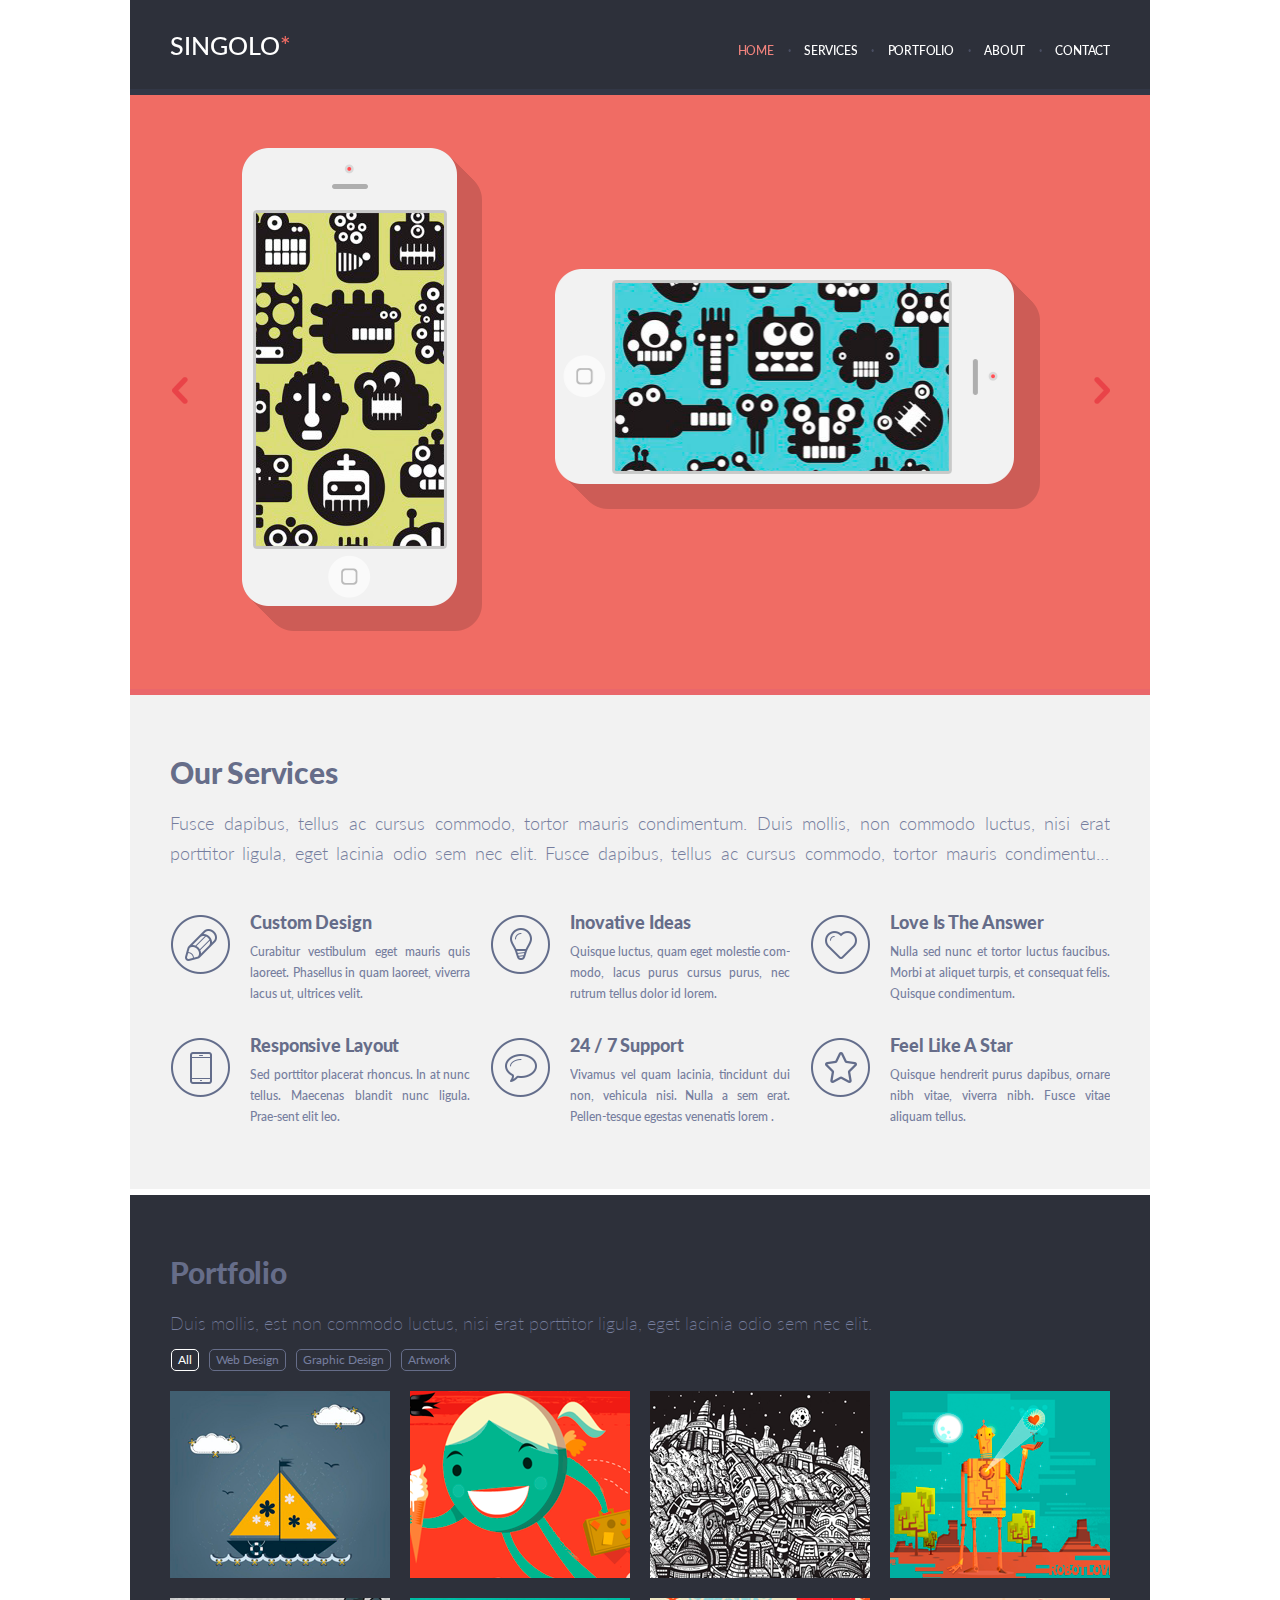
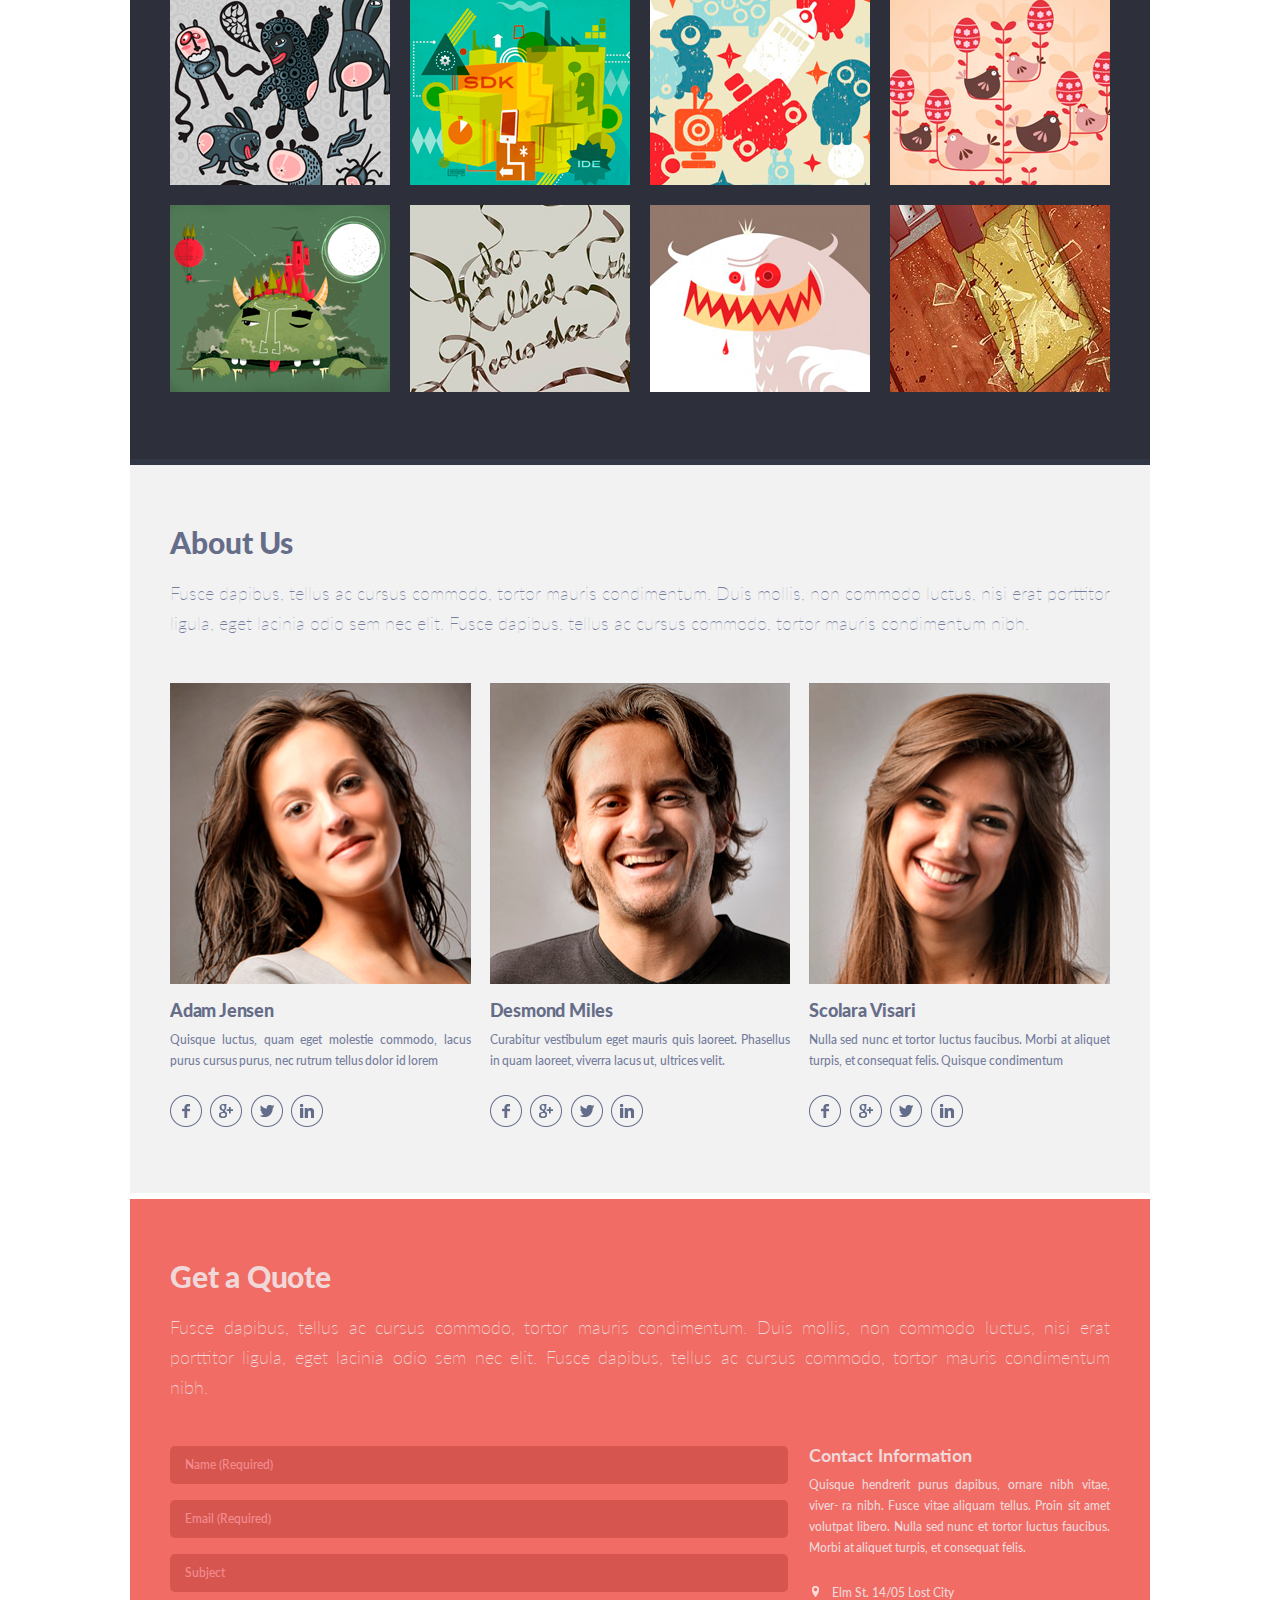
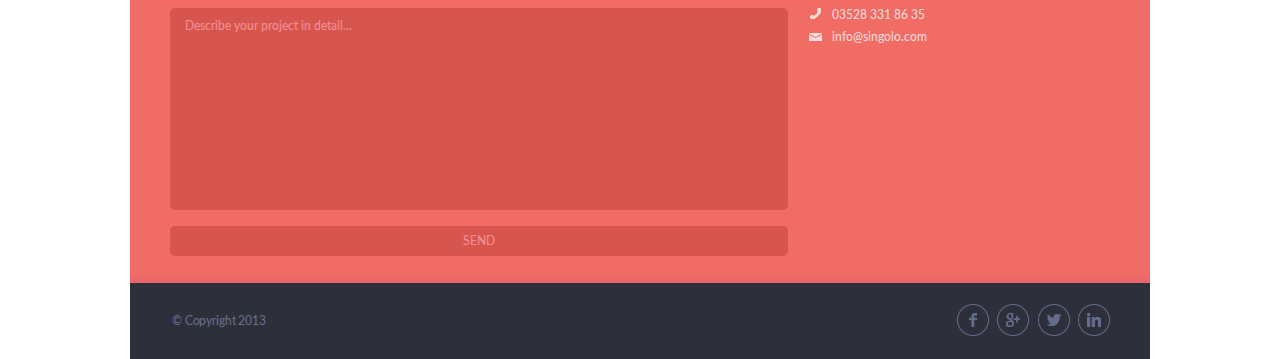
<file: index.html>
<!DOCTYPE html>
<html lang="en">
<head>
    <meta charset="UTF-8">
    <meta name="viewport" content="width=device-width, initial-scale=1.0">
	<link rel="stylesheet" href="./style.css">
	<link href="https://fonts.googleapis.com/css?family=Lato:300,400,700,900&display=swap" rel="stylesheet">
    <title>Singolo</title>
</head>
<body>
	<header class="header" id="header">
        <div class="nav-block"></div>
		<div class="wrapper">
            <span class="burger">
                <span class="burger__line"></span>
            </span>
			<h1>Singolo</h1>
			<nav class="nav">
				<a class="nav__link active" href="#slider">Home</a>
				<a class="nav__link" href="#services">Services</a>
				<a class="nav__link" href="#portfolio">Portfolio</a>
				<a class="nav__link" href="#about-us">About</a>
				<a class="nav__link" href="#get-quote">Contact</a>
			</nav>
		</div>
	</header>
	  
    <section class="slider" id="slider">
		<div class="wrapper">
            <div class="slides-container">
                <div class="item current">
                        <img class="iPhone iPhone_vertical" src="./assets/img/slider/iPhone Vertical.png" alt="iPhone">
                        <img class="black-screen vertical" src="./assets/img/slider/black-screen-vertical.png" alt="black screen" style="display: none;">
                        <img class="iPhone iPhone_horizontal" src="./assets/img/slider/iPhone Horizontal.png" alt="iPhone">
                        <img class="black-screen horizontal" src="./assets/img/slider/black-screen-horizontal.png" alt="black screen" style="display: none;">
                </div>
                <div class="item">
                    <img class="slide-background" src="./assets/img/slider/Slide-2.png" alt="slide 2">
                    <img class="iPhone iPhone_vertical2" src="./assets/img/slider/phone-vertical.png" alt="iPhone">
                    <img class="black-screen vertical2" src="./assets/img/slider/black-screen-vertical.png" alt="black screen" style="display: none;">
                </div>
            </div>
            <img class="arrow arrow_prev" src="./assets/img/prev.png" alt="prev">
            <img class="arrow arrow_next" src="./assets/img/next.png" alt="next">
		</div>
	</section>

	<section class="services" id="services">
		<div class="wrapper">
			<h2>Our Services</h2>
			<p class="services_description">Fusce dapibus, tellus ac cursus commodo, tortor mauris condimentum. Duis mollis, non commodo luctus, nisi erat porttitor ligula, eget lacinia odio sem nec elit.  Fusce dapibus, tellus ac cursus commodo, tortor mauris condimentum nibh.</p>

			<div class="layout-3-columns">
				<div class="services-item">
					<img src="./assets/img/Pen.png" alt="Custom Design">
						<div class="services-item__text">
							<h3>Custom Design</h3>
							<p>Curabitur vestibulum eget mauris quis laoreet. 
						   	   Phasellus in quam laoreet, viverra lacus ut, ultrices velit.</p>
						</div>
				</div>
				<div class="services-item">
					<img src="./assets/img/Bulb.png" alt="Inovative Ideas">
						<div class="services-item__text">
							<h3>Inovative Ideas</h3>
							<p>Quisque luctus, quam eget molestie com-modo, 
						   	   lacus purus cursus purus, nec rutrum tellus dolor id lorem.</p>
						</div>
				</div>
				<div class="services-item">
					<img src="./assets/img/Heart.png" alt="Love Is The Answer">
						<div class="services-item__text">
							<h3>Love Is The Answer</h3>
							<p>Nulla sed nunc et tortor luctus faucibus. Morbi at aliquet turpis, et consequat felis.
						       Quisque condimentum.</p>
						</div>
				</div>
				<div class="services-item">
					<img src="./assets/img/Phone.png" alt="Responsive Layout">
						<div class="services-item__text">
							<h3>Responsive Layout</h3>
							<p>Sed porttitor placerat rhoncus. In at nunc tellus.
							   Maecenas blandit nunc ligula. Prae-sent elit leo.</p>
						</div>
				</div>
				<div class="services-item">
					<img src="./assets/img/Bubble.png" alt="24/7 Support">
						<div class="services-item__text">
							<h3>24 / 7 Support</h3>
							<p>Vivamus vel quam lacinia, tincidunt dui non, vehicula nisi. Nulla a sem erat. Pellen-tesque egestas
							   venenatis lorem .</p>
						</div>
				</div>
				<div class="services-item">
					<img src="./assets/img/Star.png" alt="Feel Like A Star">
						<div class="services-item__text">
							<h3>Feel Like A Star</h3>
							<p>Quisque hendrerit purus dapibus, ornare nibh vitae, viverra nibh.
							   Fusce vitae aliquam tellus.</p>
						</div>
				</div>
			</div>

		</div>
    </section>
    <section class="portfolio" id="portfolio">
        <div class="wrapper">
            <h2>Portfolio</h2>
            <p class="portfolio_description">
                Duis mollis, est non commodo luctus, nisi erat porttitor ligula,
                eget lacinia odio sem nec elit.
            </p>
            <nav class="tags">
                <ul>
                  <li class="tags__all active">All</li>
                  <li class="tags__web">Web Design</li>
                  <li class="tags__graphic">Graphic Design</li>
                  <li class="tags__art">Artwork</li>
                </ul>
            </nav>
            <div class="layout-4-columns">
                <img src="./assets/img/portfolio/img-01.png" alt="some image">
                <img src="./assets/img/portfolio/img-02.png" alt="some image">
                <img src="./assets/img/portfolio/img-03.png" alt="some image">
                <img src="./assets/img/portfolio/img-04.png" alt="some image">
                <img src="./assets/img/portfolio/img-05.png" alt="some image">
                <img src="./assets/img/portfolio/img-06.png" alt="some image">
                <img src="./assets/img/portfolio/img-07.png" alt="some image">
                <img src="./assets/img/portfolio/img-08.png" alt="some image">
                <img src="./assets/img/portfolio/img-09.png" alt="some image">
                <img src="./assets/img/portfolio/img-10.png" alt="some image">
                <img src="./assets/img/portfolio/img-11.png" alt="some image">
                <img src="./assets/img/portfolio/img-12.png" alt="some image">
            </div>
        </div>
    </section>
    <section class="about-us" id="about-us">
        <div class="wrapper">
            <h2>About Us</h2>
            <p class="about-us_description">
              Fusce dapibus, tellus ac cursus commodo, tortor mauris condimentum. Duis mollis, non commodo luctus, nisi erat
              porttitor ligula, eget lacinia odio sem nec elit. Fusce dapibus, tellus ac cursus commodo, tortor mauris
              condimentum nibh.
            </p>
            <div class="layout-3-columns">
                <div class="employee">
                    <img src="./assets/img/employees/Adam Jensen.png" alt="Adam Jensen">
                    <div class="employee_info">
                        <h3>Adam Jensen</h3>
                        <p>
                        Quisque luctus, quam eget molestie commodo, lacus purus cursus purus, nec rutrum tellus dolor id lorem
                        </p>
                    </div>
                    <div class="employee_contacts">
                        <a href="#"><img src="./assets/img/social/Facebook.png" alt="Facebook"></a>
                        <a href="#"><img src="./assets/img/social/Google.png" alt="Google"></a>
                        <a href="#"><img src="./assets/img/social/Twitter.png" alt="Twitter"></a>
                        <a href="#"><img src="./assets/img/social/LinkedIn.png" alt="LinkedIn"></a>
                    </div>
                </div>
                <div class="employee">
                    <img src="./assets/img/employees/Desmond Miles.png" alt="Desmond Miles">
                    <div class="employee_info">
                        <h3>Desmond Miles</h3>
                        <p>
                        Curabitur vestibulum eget mauris quis laoreet. Phasellus in quam laoreet, viverra lacus ut, ultrices
                        velit.
                        </p>
                    </div>
                    <div class="employee_contacts">
                        <a href="#"><img src="./assets/img/social/Facebook.png" alt="Facebook"></a>
                        <a href="#"><img src="./assets/img/social/Google.png" alt="Google"></a>
                        <a href="#"><img src="./assets/img/social/Twitter.png" alt="Twitter"></a>
                        <a href="#"><img src="./assets/img/social/LinkedIn.png" alt="LinkedIn"></a>
                    </div>
                </div>
                <div class="employee">
                    <img src="./assets/img/employees/Scolara Visari.png" alt="Scolara Visari">
                    <div class="employee_info">
                        <h3>Scolara Visari</h3>
                        <p>
                        Nulla sed nunc et tortor luctus faucibus. Morbi at aliquet turpis, et consequat felis. Quisque
                        condimentum
                        </p>
                    </div>
                    <div class="employee_contacts">
                        <a href="#"><img src="./assets/img/social/Facebook.png" alt="Facebook"></a>
                        <a href="#"><img src="./assets/img/social/Google.png" alt="Google"></a>
                        <a href="#"><img src="./assets/img/social/Twitter.png" alt="Twitter"></a>
                        <a href="#"><img src="./assets/img/social/LinkedIn.png" alt="LinkedIn"></a>
                    </div>
                </div>
            </div>
        </div>
    </section>
    <section class="get-quote" id="get-quote">
        <div class="wrapper">
            <h2>Get a Quote</h2>
            <p class="get-quote__description">
            Fusce dapibus, tellus ac cursus commodo, tortor mauris condimentum.
            Duis mollis, non commodo luctus, nisi erat porttitor ligula, eget lacinia odio sem nec elit.
            Fusce dapibus, tellus ac cursus commodo, tortor mauris condimentum nibh.
            </p>
            <div class="layout-2-columns">
                <form id ="submit-form" action="" method="POST" onsubmit="return false;">
                    <input type="text" name="name" id="name" placeholder="Name (Required)" required>
                    <input type="email" name="email" id="email" placeholder="Email (Required)" required>
                    <input type="text" name="subject" id="subject" placeholder="Subject" maxlength="70">
                    <textarea name="details" id="details" rows="12" placeholder="Describe your project in detail..." maxlength="250"></textarea>
                    <button name="submit" id="submit">send</button>
                </form>
                <div id="message-block" class="hidden">
					<div id="message">
						<div class="message__text">
							<p>Письмо отправлено</p>
							<br>
							<span id="subject-result"></span>
							<br>
							<span id="describe-result"></span>
						</div>
						<br>
						<button id="close-btn">Ok</button>
                    </div>  
				</div>
                <div class="contacts-info">
                    <h3>Contact Information</h3>
                    <p class="contacts-info__description">
                    Quisque hendrerit purus dapibus, ornare nibh vitae, viver- ra nibh.
                    Fusce vitae aliquam tellus. Proin sit amet volutpat libero.
                    Nulla sed nunc et tortor luctus faucibus.
                    Morbi at aliquet turpis, et consequat felis.
                    </p>
                    <div class="contacts-info__contacts">
                        <p>
                            <img src="./assets/img/icons/location.png" alt="Location">
                            Elm St. 14/05 Lost City
                        </p>
                        <p>
                            <img src="./assets/img/icons/phone.png" alt="Phone">
                            <a href="tel:+035283318635">03528 331 86 35</a>
                        </p>
                        <p>
                            <img src="./assets/img/icons/mail.png" alt="Email">
                            <a href="mailto:info@singolo.com">info@singolo.com</a>
                        </p>
                    </div>
                </div>
            </div>
        </div>
    </section>
    <footer class="footer" id="footer">
        <div class="wrapper">
            <span>&copy; Copyright 2013</span>
            <div class="social">
                <a href="#"><img src="./assets/img/social/Facebook.png" alt="Facebook"></a>
                <a href="#"><img src="./assets/img/social/Google.png" alt="Google"></a>
                <a href="#"><img src="./assets/img/social/Twitter.png" alt="Twitter"></a>
                <a href="#"><img src="./assets/img/social/LinkedIn.png" alt="LinkedIn"></a>
            </div>
        </div>
    </footer>
    <script src="./script.js"></script>
</body>
</html>
</file>
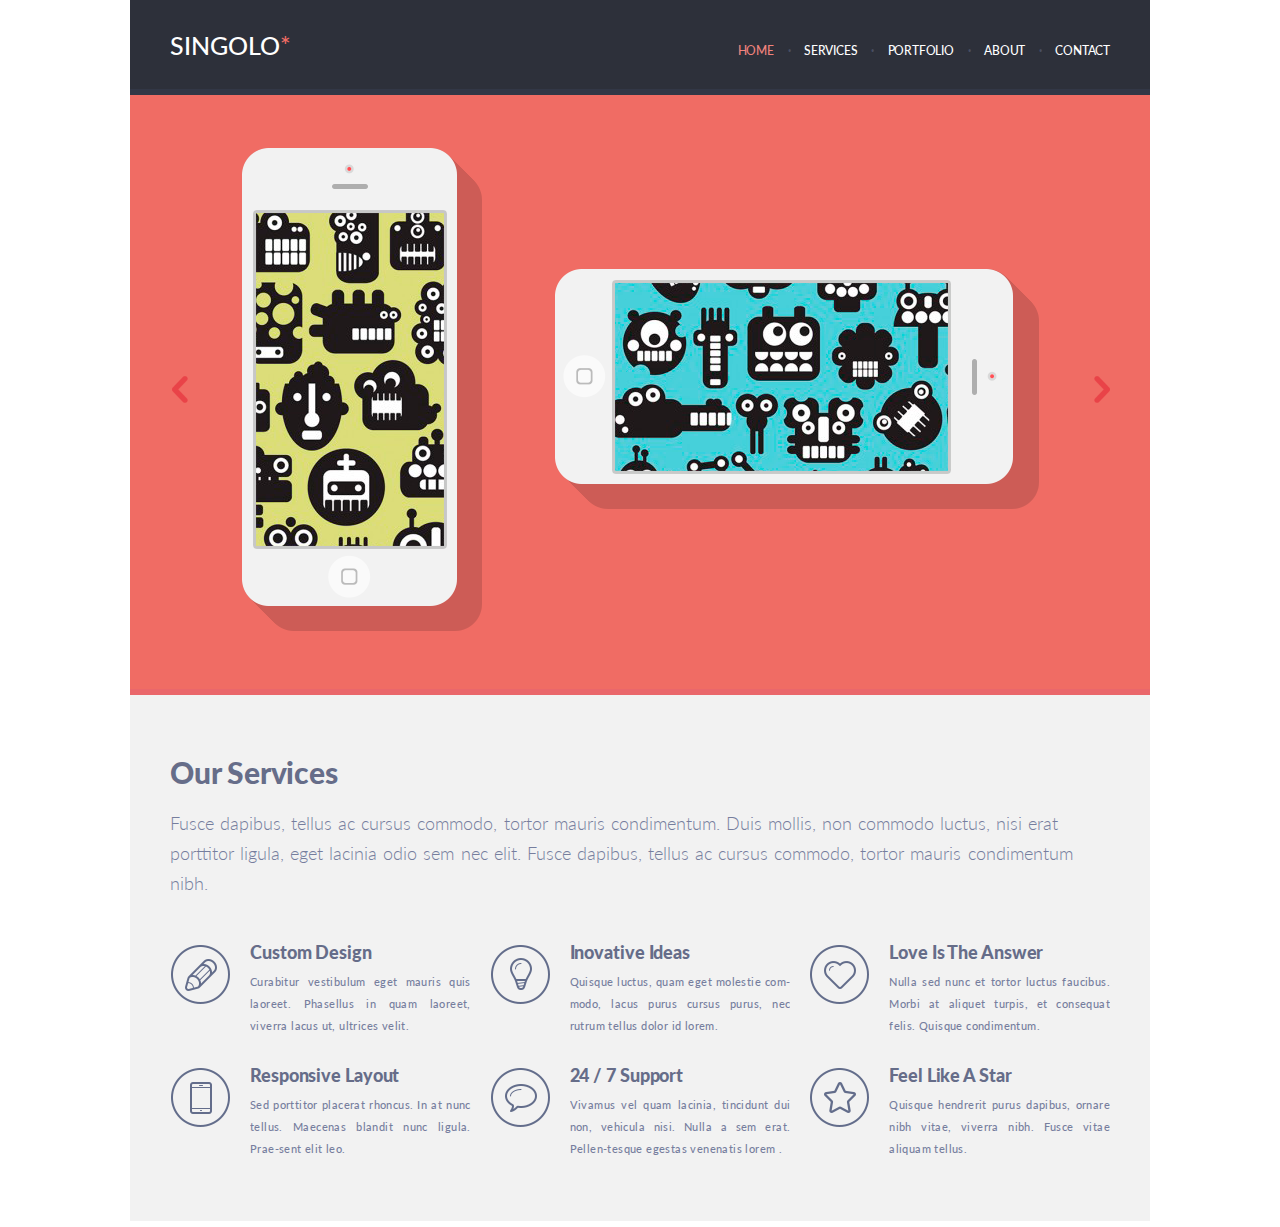
<file: singolo1.html>
<!DOCTYPE html>
<html lang="en">
<head>
    <meta charset="UTF-8">
    <meta name="viewport" content="width=device-width, initial-scale=1.0">
	<link rel="stylesheet" href="./singolo1.css">
	<link href="https://fonts.googleapis.com/css?family=Lato:300,400,700,900&display=swap" rel="stylesheet">
    <title>Singolo</title>
</head>
<body>
	<header class="header">
		<div class="wrapper">
			<h1>Singolo</h1>
			<nav class="nav">
				<a class="nav__link active" href="#">Home</a>
				<a class="nav__link" href="#">Services</a>
				<a class="nav__link" href="#">Portfolio</a>
				<a class="nav__link" href="#">About</a>
				<a class="nav__link" href="#">Contact</a>
			</nav>
		</div>
	</header>
	
	<section class="slider">
		<div class="wrapper">
			<img class="arrow arrow_prev" src="./assets/img/prev.png" alt="prev">
			<img class="iPhone iPhone_vertical" src="./assets/img/iPhone Vertical.png" alt="iPhone">
			<img class="iPhone iPhone_horizontal" src="./assets/img/iPhone Horizontal.png" alt="iPhone">
			<img class="arrow arrow_next" src="./assets/img/next.png" alt="next">
		</div>
	</section>

	<section class="services">
		<div class="wrapper">
			<h2>Our Services</h2>
			<p class="services_description">Fusce dapibus, tellus ac cursus commodo, tortor mauris condimentum.
			   Duis mollis, non commodo luctus, nisi erat porttitor ligula, eget lacinia odio sem nec elit.
			   Fusce dapibus, tellus ac cursus commodo, tortor mauris condimentum nibh.</p>

			<div class="layout-3-columns">
				<div class="services-item">
					<img src="./assets/img/Pen.png" alt="Custom Design">
						<div class="services-item__text">
							<h3>Custom Design</h3>
							<p>Curabitur vestibulum eget mauris quis laoreet. 
						   	   Phasellus in quam laoreet, viverra lacus ut, ultrices velit.</p>
						</div>
				</div>
				<div class="services-item">
					<img src="./assets/img/Bulb.png" alt="Inovative Ideas">
						<div class="services-item__text">
							<h3>Inovative Ideas</h3>
							<p>Quisque luctus, quam eget molestie com-modo, 
						   	   lacus purus cursus purus, nec rutrum tellus dolor id lorem.</p>
						</div>
				</div>
				<div class="services-item">
					<img src="./assets/img/Heart.png" alt="Love Is The Answer">
						<div class="services-item__text">
							<h3>Love Is The Answer</h3>
							<p>Nulla sed nunc et tortor luctus faucibus. Morbi at aliquet turpis, et consequat felis.
						       Quisque condimentum.</p>
						</div>
				</div>
			</div>

			<div class="layout-3-columns">
				<div class="services-item">
					<img src="./assets/img/Phone.png" alt="Responsive Layout">
						<div class="services-item__text">
							<h3>Responsive Layout</h3>
							<p>Sed porttitor placerat rhoncus. In at nunc tellus.
							   Maecenas blandit nunc ligula. Prae-sent elit leo.</p>
						</div>
				</div>
				<div class="services-item">
					<img src="./assets/img/Bubble.png" alt="24/7 Support">
						<div class="services-item__text">
							<h3>24 / 7 Support</h3>
							<p>Vivamus vel quam lacinia, tincidunt dui non, vehicula nisi. Nulla a sem erat. Pellen-tesque egestas
							   venenatis lorem .</p>
						</div>
				</div>
				<div class="services-item">
					<img src="./assets/img/Star.png" alt="Feel Like A Star">
						<div class="services-item__text">
							<h3>Feel Like A Star</h3>
							<p>Quisque hendrerit purus dapibus, ornare nibh vitae, viverra nibh.
							   Fusce vitae aliquam tellus.</p>
						</div>
				</div>
			</div>

		</div>
	</section>
</body>
</html>
</file>
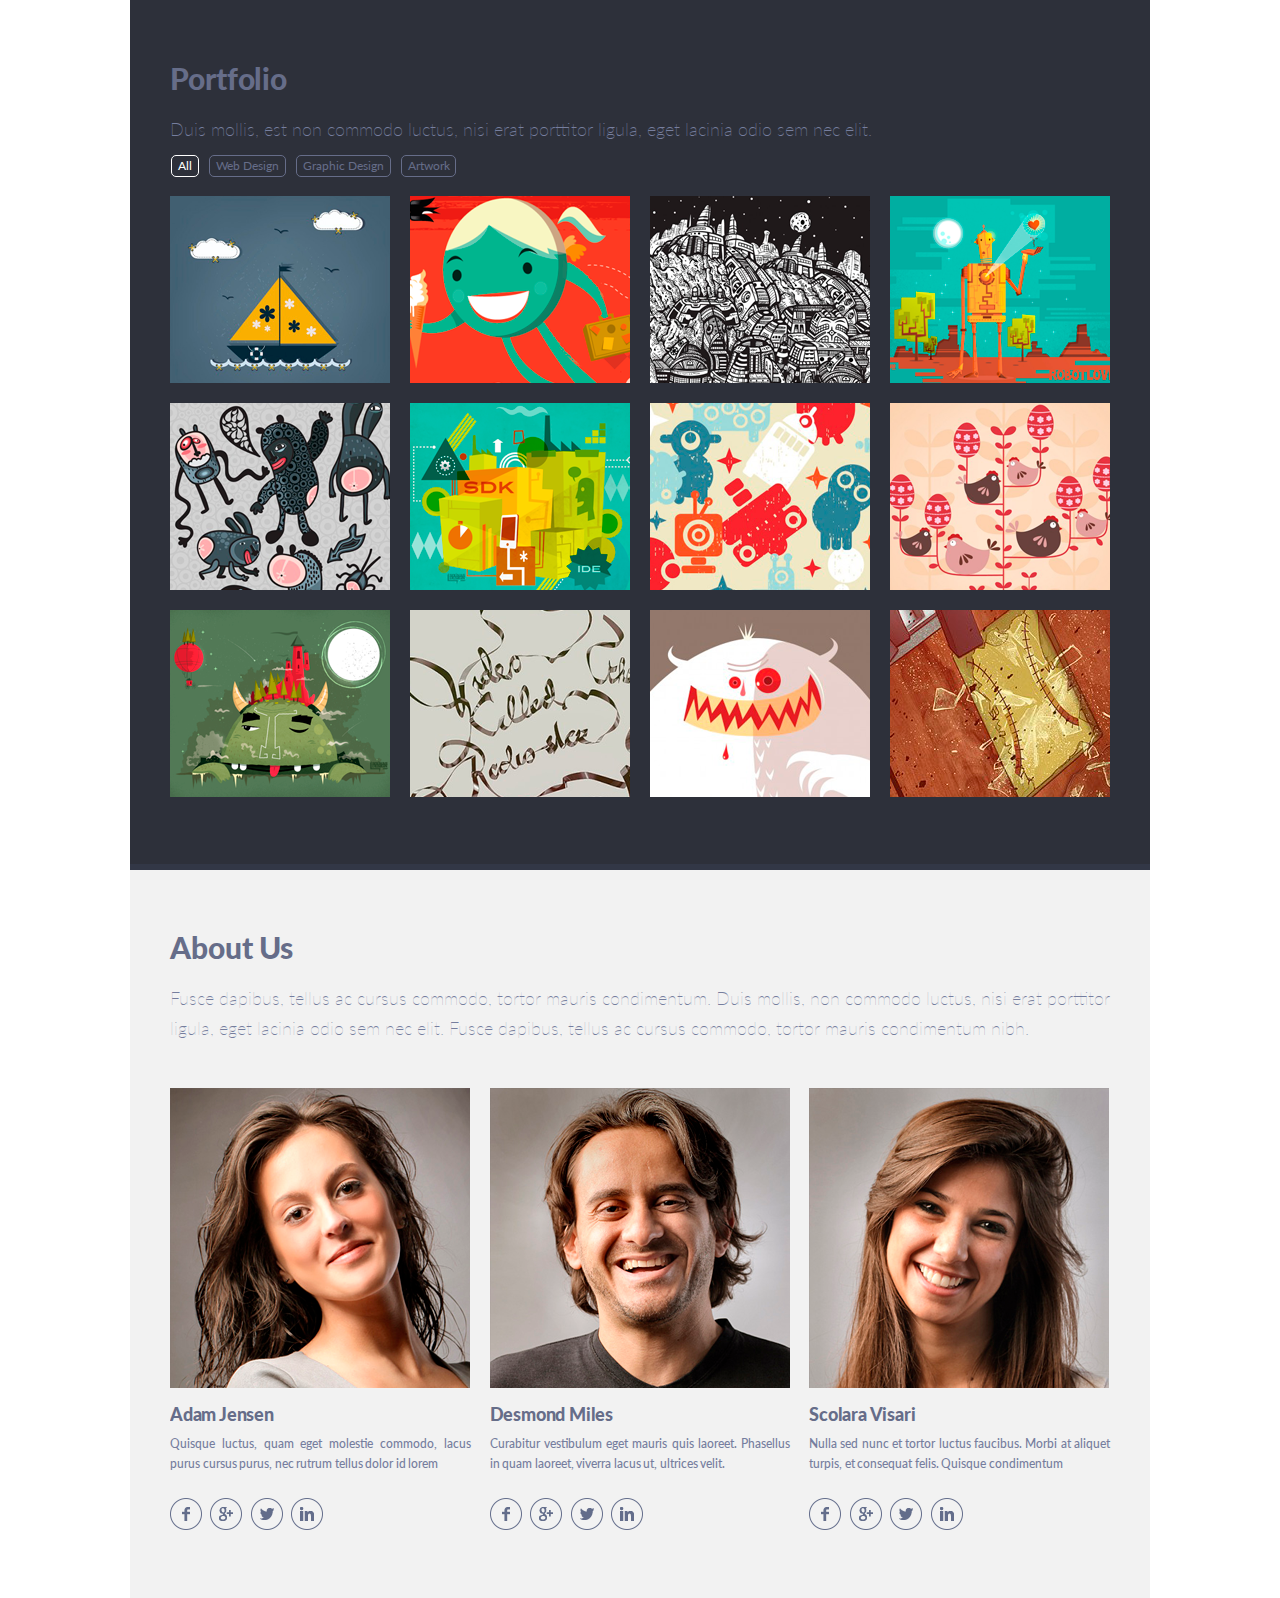
<file: singolo2.html>
<!DOCTYPE html>
<html lang="en">
<head>
    <meta charset="UTF-8">
    <meta name="viewport" content="width=device-width, initial-scale=1.0">
    <link rel="stylesheet" href="./singolo2.css">
	<link href="https://fonts.googleapis.com/css?family=Lato:300,400,700,900&display=swap" rel="stylesheet">
    <title>Singolo</title>
</head>
<body>
    <section class="portfolio">
        <div class="wrapper">
            <h2>Portfolio</h2>
            <p class="portfolio_description">
                Duis mollis, est non commodo luctus, nisi erat porttitor ligula,
                eget lacinia odio sem nec elit.
            </p>
            <nav class="tags">
                <ul>
                  <li class="active-tag"><a href="#">All</a></li>
                  <li><a href="#">Web Design</a></li>
                  <li><a href="#">Graphic Design</a></li>
                  <li><a href="#">Artwork</a></li>
                </ul>
            </nav>
            <div class="layout-4-columns">
                <img src="./assets/img/portfolio/img-01.png" alt="some image">
                <img src="./assets/img/portfolio/img-02.png" alt="some image">
                <img src="./assets/img/portfolio/img-03.png" alt="some image">
                <img src="./assets/img/portfolio/img-04.png" alt="some image">
            </div>
            <div class="layout-4-columns">
                <img src="./assets/img/portfolio/img-05.png" alt="some image">
                <img src="./assets/img/portfolio/img-06.png" alt="some image">
                <img src="./assets/img/portfolio/img-07.png" alt="some image">
                <img src="./assets/img/portfolio/img-08.png" alt="some image">
            </div>
            <div class="layout-4-columns">
                <img src="./assets/img/portfolio/img-09.png" alt="some image">
                <img src="./assets/img/portfolio/img-10.png" alt="some image">
                <img src="./assets/img/portfolio/img-11.png" alt="some image">
                <img src="./assets/img/portfolio/img-12.png" alt="some image">
            </div>
        </div>
    </section>
    <section class="about-us">
        <div class="wrapper">
            <h2>About Us</h2>
            <p class="about-us_description">
              Fusce dapibus, tellus ac cursus commodo, tortor mauris condimentum. Duis mollis, non commodo luctus, nisi erat
              porttitor ligula, eget lacinia odio sem nec elit. Fusce dapibus, tellus ac cursus commodo, tortor mauris
              condimentum nibh.
            </p>
            <div class="layout-3-columns">
                <div class="employee">
                    <img src="./assets/img/employees/Adam Jensen.png" alt="Adam Jensen">
                    <div class="employee_info">
                        <h3>Adam Jensen</h3>
                        <p>
                        Quisque luctus, quam eget molestie commodo, lacus purus cursus purus, nec rutrum tellus dolor id lorem
                        </p>
                    </div>
                    <div class="employee_contacts">
                        <a href="#"><img src="./assets/img/social/Facebook.png" alt="Facebook"></a>
                        <a href="#"><img src="./assets/img/social/Google.png" alt="Google"></a>
                        <a href="#"><img src="./assets/img/social/Twitter.png" alt="Twitter"></a>
                        <a href="#"><img src="./assets/img/social/LinkedIn.png" alt="LinkedIn"></a>
                    </div>
                </div>
                <div class="employee">
                    <img src="./assets/img/employees/Desmond Miles.png" alt="Desmond Miles">
                    <div class="employee_info">
                        <h3>Desmond Miles</h3>
                        <p>
                        Curabitur vestibulum eget mauris quis laoreet. Phasellus in quam laoreet, viverra lacus ut, ultrices
                        velit.
                        </p>
                    </div>
                    <div class="employee_contacts">
                        <a href="#"><img src="./assets/img/social/Facebook.png" alt="Facebook"></a>
                        <a href="#"><img src="./assets/img/social/Google.png" alt="Google"></a>
                        <a href="#"><img src="./assets/img/social/Twitter.png" alt="Twitter"></a>
                        <a href="#"><img src="./assets/img/social/LinkedIn.png" alt="LinkedIn"></a>
                    </div>
                </div>
                <div class="employee">
                    <img src="./assets/img/employees/Scolara Visari.png" alt="Scolara Visari">
                    <div class="employee_info">
                        <h3>Scolara Visari</h3>
                        <p>
                        Nulla sed nunc et tortor luctus faucibus. Morbi at aliquet turpis, et consequat felis. Quisque
                        condimentum
                        </p>
                    </div>
                    <div class="employee_contacts">
                        <a href="#"><img src="./assets/img/social/Facebook.png" alt="Facebook"></a>
                        <a href="#"><img src="./assets/img/social/Google.png" alt="Google"></a>
                        <a href="#"><img src="./assets/img/social/Twitter.png" alt="Twitter"></a>
                        <a href="#"><img src="./assets/img/social/LinkedIn.png" alt="LinkedIn"></a>
                    </div>
                </div>
            </div>
        </div>
    </section>
</body>
</html>
</file>
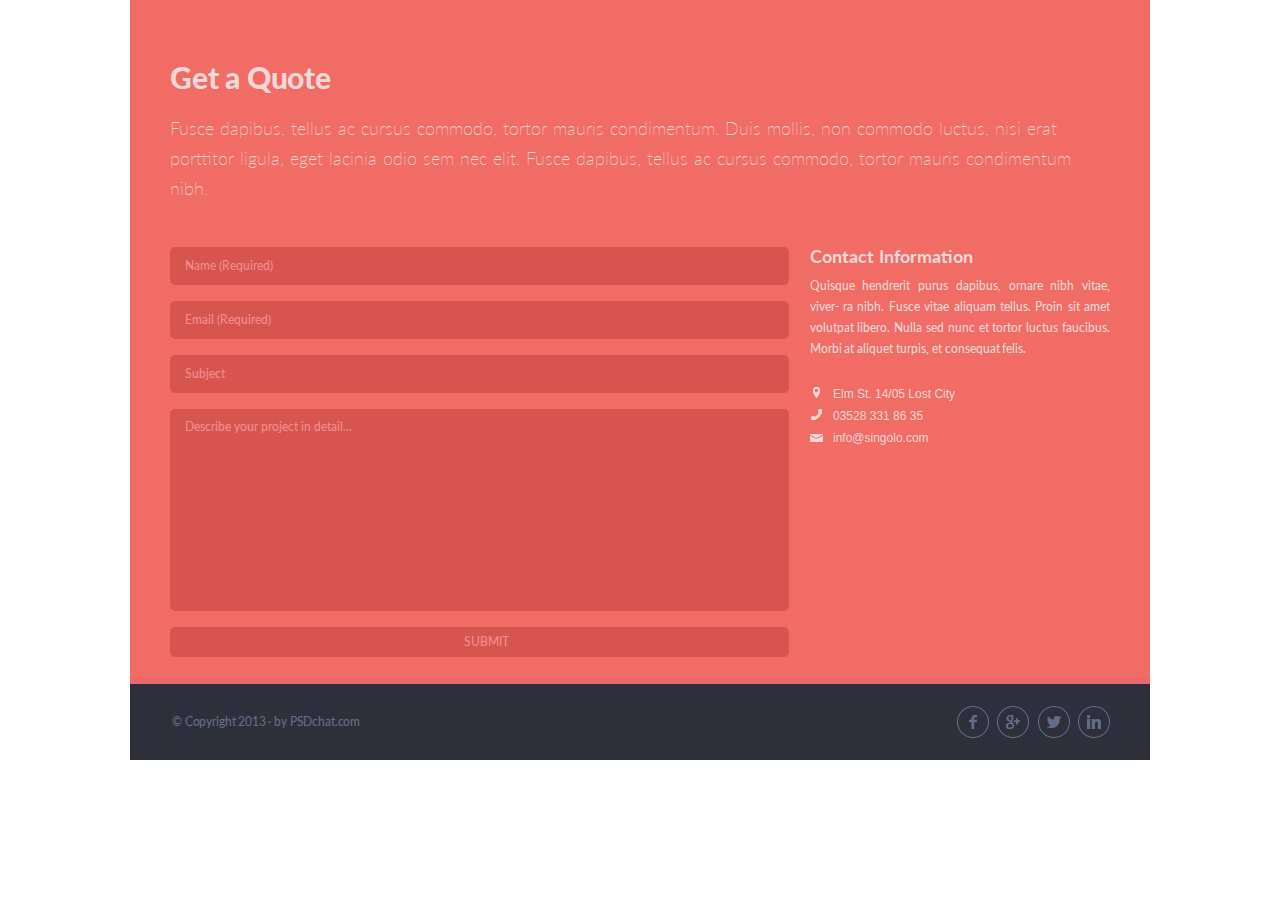
<file: singolo3.html>
<!DOCTYPE html>
<html lang="en">
<head>
    <meta charset="UTF-8">
    <meta name="viewport" content="width=device-width, initial-scale=1.0">
    <link rel="stylesheet" href="./singolo3.css">
	<link href="https://fonts.googleapis.com/css?family=Lato:300,400,700,900&display=swap" rel="stylesheet">
    <title>Singolo</title>
</head>
<body>
    <section class="get-quote">
        <div class="wrapper">
            <h2>Get a Quote</h2>
            <p class="get-quote__description">
            Fusce dapibus, tellus ac cursus commodo, tortor mauris condimentum.
            Duis mollis, non commodo luctus, nisi erat porttitor ligula, eget lacinia odio sem nec elit.
            Fusce dapibus, tellus ac cursus commodo, tortor mauris condimentum nibh.
            </p>
            <div class="layout-2-columns">
                <form action="" method="POST">
                    <input type="text" name="name" id="name" placeholder="Name (Required)" required>
                    <input type="email" name="email" id="email" placeholder="Email (Required)" required>
                    <input type="text" name="subject" id="subject" placeholder="Subject">
                    <textarea name="details" id="details" rows="12" placeholder="Describe your project in detail..."></textarea>
                    <button name="submit">submit</button>
                </form>
                <div class="contacts-info">
                    <h3>Contact Information</h3>
                    <p class="contacts-info__description">
                    Quisque hendrerit purus dapibus, ornare nibh vitae, viver- ra nibh.
                    Fusce vitae aliquam tellus. Proin sit amet volutpat libero.
                    Nulla sed nunc et tortor luctus faucibus.
                    Morbi at aliquet turpis, et consequat felis.
                    </p>
                    <div class="contacts-info__contacts">
                        <p>
                            <img src="./assets/img/icons/location.png" alt="Location">
                            Elm St. 14/05 Lost City
                        </p>
                        <p>
                            <img src="./assets/img/icons/phone.png" alt="Phone">
                            <a href="tel:+035283318635">03528 331 86 35</a>
                        </p>
                        <p>
                            <img src="./assets/img/icons/mail.png" alt="Email">
                            <a href="mailto:info@singolo.com">info@singolo.com</a>
                        </p>
                    </div>
                </div>
            </div>
        </div>
    </section>
    <footer class="footer">
        <div class="wrapper">
            <span>&copy; Copyright 2013 · by PSDchat.com</span>
            <div class="social">
                <a href="#"><img src="./assets/img/social/Facebook.png" alt="Facebook"></a>
                <a href="#"><img src="./assets/img/social/Google.png" alt="Google"></a>
                <a href="#"><img src="./assets/img/social/Twitter.png" alt="Twitter"></a>
                <a href="#"><img src="./assets/img/social/LinkedIn.png" alt="LinkedIn"></a>
            </div>
        </div>
    </footer>
</body>
</html>
</file>
<file: style.css>
* {
    margin: 0;
    padding: 0;
    font-family: 'LatoBold', sans-serif;
    box-sizing: border-box;
}

html {
    scroll-behavior: smooth;
}

h1 {
    font-family: 'Lato', sans-serif;
    font-weight: 500;
    font-size: 25px;
}

header .wrapper {
    display: flex;
    justify-content: space-between;
    align-items: center;
    width: 100%;
    height: 89px;
    background-color: #2d303a;
    box-shadow: 0px 6px 0px #323746;
    position: fixed;
    z-index: 9;
}

.wrapper {
    max-width: 1020px;
    margin: 0 auto;
    padding: 0 40px;
}

.header {
    text-transform: uppercase;
    color: #fff;
    display: flex;
    justify-content: center;
}

.burger {
    display: none;
    transition: 0.9s ease-in-out;
    cursor: pointer;
}

.nav {
    margin-top: 14px;
}

.nav__link {
    font-family: 'Lato', sans-serif;
    font-weight: 500;
    font-size: 12px;
    display: inline-block;
    vertical-align: top;
    margin-left: 9px;
    text-decoration: none;
    color: #fff;
    letter-spacing: -0.2px;
}

.nav__link::after {
    content: '\00B7';
    font-weight: bold;
    padding-left: 14px;
    color: #494e62;
}

.nav__link:last-child::after {
    content: none;
    margin-right: 0;
}

.nav__link:hover, .active {
    color: #f1837d;
    cursor: pointer;
    transition: 0.1s ease-in-out;
}

h1::after {
    content: "*";
    color: #f06c64;
}

.slider .wrapper {
    background-color: #f06c64;
    height: 600px;
    z-index: 8;
    position: relative;
    box-shadow: 0px 6px 0px #ea676b;
    padding: 0;
}

#slider:before{
    display: block;
    content: '';
    height: 89px;
}

.arrow {
    position: absolute;
    top: 48%;
    cursor: pointer;
}

.arrow.arrow_prev {
    left: 42px;
}

.arrow.arrow_next {
    right: 40px;
}

.iPhone {
    position: absolute;
    cursor: pointer;
}

.iPhone_vertical {
    left: 11%;
    width: 23.5%;
    top: 8.9%;
}

.iPhone_vertical2 {
    left: 37.6%;
    top: 7%;
    width: 25%;
}

.iPhone_horizontal {
    right: 10.8%;
    top: 29%;
    width: 47.5%;
}

.slides-container {
    position: relative;
    width: 100%;
    height: 100%;
    top: 6px;
    overflow: hidden;
}

.item {
    display: none;
    position: relative;
    animation: 0.2s ease-in-out;
    margin: 0 auto;
    height: 100%;
    width: 100%;
}

.slide-background {
    width: 100%;
    height: 100%;
}

.current,
.next {
  display: block;
}

.next {
  position: absolute;
  top: 0;
  width: 100%;
}

.to-left {
    animation-name: left;
}
  
.from-right {
    animation-name: right;
}
  
.to-right {
    animation-name: right;
    animation-direction: reverse;
}
  
.from-left {
    animation-name: left;
    animation-direction: reverse;
}
  
@keyframes left {
    from {
      left: 0;
    }
    to {
      left: -100%;
    }
}
  
@keyframes right {
    from {
      left: 100%;
    }
    to {
      left: 0;
    }
}

.black-screen {
    position: absolute;
    z-index: 9;
    cursor: pointer;
}

.black-screen.vertical {
    left: 12.2%;
    width: 18.6%;
    top: 19.45%;
}

.black-screen.vertical2 {
    left: 38.9%;
    top: 18.3%;
    width: 19.8%;
}

.black-screen.horizontal {
    right: 19.7%;
    top: 31.1%;
    width: 32.9%;
}

.services .wrapper {
    background-color: #f2f2f2;
    padding-bottom: 29px;
    padding-top: 65px;
    margin-bottom: 6px;
    box-shadow: 0px 6px 0px #ffffff;
}

#services:before{
    display: block;
    content: '';
    height: 89px;
    margin: -89px 0 0;
}

.services h2 {
    font-family: 'Lato', sans-serif;
    font-size: 30px;
    font-weight: 900;
    color: #666d89;
    letter-spacing: -0.2px;
}

.services_description {
    font-size: 18px;
    font-family: 'Lato', sans-serif;
    font-weight: 300;
    color: #767e9e;
    line-height: 30px;
    word-spacing: 1.1px;
    margin-top: 18px;
    margin-bottom: 46px;
    text-align: justify;
    /*hide multirows overflow text*/
    overflow: hidden;
    text-overflow: ellipsis;
    display: -webkit-box;
    -webkit-line-clamp: 2;
    -webkit-box-orient: vertical;
}

.layout-3-columns {
    display: flex;
    justify-content: space-between;
    align-items: center;
    flex-wrap: wrap;
    overflow: hidden;
}

.services-item {
    display: flex;
    flex-wrap: nowrap;
    align-items: flex-start;
    width: 300px;
    color: #666d89;
    margin-bottom: 33px;
}

.services-item img {
    min-width: 59px;
    margin: 1px;
}

.services-item__text {
    margin-left: 19px;
    margin-top: -3px;
    text-align: justify;
    overflow: hidden;
}

.services-item__text h3 {
    font-family: 'Lato', sans-serif;
    font-weight: 900;
    font-size: 18px;
    letter-spacing: -0.1px;
    margin-bottom: 8px;
}

.services-item__text p {
    font-family: 'Lato', sans-serif;
    font-weight: 500;
    font-size: 12px;
    color: #767e9e;
    line-height: 21px;
    text-align: justify;
    max-height: 136px;
    overflow: hidden;
    text-overflow: ellipsis;
    display: -webkit-box;
    -webkit-line-clamp: 3;
    -webkit-box-orient: vertical;
}

.portfolio .wrapper {
    background-color: #2d303a;
    position: relative;
    z-index: 7;
    box-shadow: 0px 6px 0px #323746;
    padding-bottom: 40px;
    padding-top: 59px;
}

#portfolio:before{
    display: block;
    content: '';
    height: 89px;
    margin: -89px 0 0;
}

h2 {
    font-family: 'Lato', sans-serif;
    font-weight: 900;
    font-size: 30px;
    color: #666d89;
    letter-spacing: -0.1px;
}

.portfolio_description {
    font-family: 'Lato', sans-serif;
    font-weight: 200;
    font-size: 18px;
    color: #767e9e;
    margin-top: 22px;
}

.tags {
    margin-bottom: 20px;
}

.tags ul {
    display: flex;
    margin: 15px 1px 9px;
    font-size: 10px;
}

.tags ul li {
    font-family: 'Lato', sans-serif;
    font-size: 12px;
    text-decoration: none;
    list-style: none;
    border: 1px solid #666d89;
    border-radius: 5px;
    color: #767e9e;
    margin-right: 10px;
    padding-top: 2px;
    padding-bottom: 3px;
    padding-left: 6px;
    padding-right: 6px;
    transition: 0.2s linear;
}

.tags ul li:hover, .tags .active {
    cursor: pointer;
    color: #ffffff;
    border-color: #ffffff;
}

.tags ul li:nth-child(4) {
    padding-right: 5px;
}

.layout-4-columns {
    display: flex;
    justify-content: center;
    flex-wrap: wrap;
    margin-bottom: 7px;
    overflow: hidden;
}

.layout-4-columns img {
    flex: 1 0 23%;
    margin: 0 20px 20px 0;
    width: 23%;
}

.layout-4-columns img:nth-child(4n) {
    margin-right: 0;
}

.layout-4-columns img:hover {
    cursor: pointer;
}

.selected-img {
    outline: 5px solid #F06C64;
    outline-offset: -5px;
}

.about-us .wrapper {
    padding-top: 65px;
    padding-bottom: 62px;
    background-color: #f2f2f2;
    box-shadow: 0px 6px 0px #ffffff;
    position: relative;
    z-index: 6;
}

#about-us:before{
    display: block;
    content: '';
    height: 89px;
    margin: -89px 0 0;
}

.about-us_description {
    margin-top: 18px;
    margin-bottom: 45px;
    font-family: 'Lato', sans-serif;
    font-size: 18px;
    font-weight: 100;
    color: #767e9e;
    text-align: justify;
    line-height: 30px;
}

.employee {
    width: 32%;
}

.employee>img {
    width: 100%;
}

.employee_info {
    margin-top: 11px;
}

.employee_info h3 {
    font-family: 'Lato', sans-serif;
    font-size: 18px;
    color: #666d89;
    letter-spacing: -0.2px;
    font-weight: 900;
    white-space: nowrap;
    overflow: hidden;
    text-overflow: ellipsis;
}

.employee_info p {
    font-family: 'Lato', sans-serif;
    font-weight: 500;
    font-size: 12px;
    text-align: justify;
    word-spacing: -0.5px;
    font-family: 'Lato', sans-serif;
    color: #767e9e;
    line-height: 21px;
    margin-top: 8px;
}

.employee_contacts {
    margin-top: 24px;
}

.employee_contacts a {
    margin-right: 4px;
}

.get-quote .wrapper {
    color: #f0d8d9;
    background-color: #f06c64;
    box-shadow: 0px 6px 0px #ea676b;
    position: relative;
    z-index: 5;
    padding-bottom: 0px;
    padding-top: 65px;
}

#get-quote:before{
    display: block;
    content: '';
    height: 89px;
    margin: -89px 0 0;
}

.get-quote h2 {
    font-family: 'Lato', sans-serif;
    color: #f0d8d9;
    font-weight: 900;
    font-size: 30px;
    letter-spacing: -0.2px;
}

.get-quote__description {
    font-family: 'Lato', sans-serif;
    font-weight: 200;
    font-size: 18px;
    padding: 18px 0px;
    line-height: 30px;
    word-spacing: 1px;
    text-align: justify;
}

.layout-2-columns {
    display: flex;
    justify-content: space-between;
}

form {
    width: 66%;
    padding-top: 26px;
    padding-bottom: 5px;
    margin-right: 12px;
    flex: 1 0 64%;
}

form input,
form textarea,
button {
    font-family: 'Lato', sans-serif;
    font-weight: 500;
    font-size: 12px;
    color: #f0d8d9;
    display: block;
    width: 100%;
    border: 0;
    border-radius: 5px;
    margin-bottom: 16px;
    text-indent: 15px;
    background-color: #d6564f;
}

button {
    text-transform: uppercase;
    line-height: 30px;
    color: #f48c8f;
    text-indent: 0;
  }

button:hover {
    color: #ffffff;
    cursor: pointer;
    transition: 0.2s linear;
}

form input {
    line-height: 38px;
}

form textarea {
    padding-top: 10px;
    line-height: 16px;
    resize: none;
    /*fix an extra row in firefox*/
    overflow-y: hidden;  
    overflow-x: hidden;
}

form input::placeholder,
form textarea::placeholder {
  color: #f48c8f;
}

#message-block {
	position: absolute;
	width: 100%;
	height: 100%;
	top: 6px;
	left: 0;
	background: #0008;
}

#message-block.hidden {
	display: none;
}

#message {
	position: absolute;
	top: calc(50% - 150px);
	left: calc(50% - 150px);
	border: 1px solid #f48c8f;
	width: 300px;
	height: 300px;
	background: #0007;
}

#message button{
	position: absolute;
	width: 250px;
	bottom: 0px;
	left: calc(50% - 125px);
}

#message p{
	text-align: center;
}

#message span{
	display: inline-block;
	margin: 0 16px 16px;
	text-align: left;
}

.message__text {
	margin-top: 16px;
	overflow: hidden;
}

.contacts-info {
    width: 33%;
    padding-top: 24px;
    padding-left: 9px;
}

.contacts-info h3 {
    font-family: 'Lato', sans-serif;
    font-weight: 700;
    font-size: 18px;
    word-spacing: 1px;
}

.contacts-info__description {
    font-family: 'Lato', sans-serif;
    font-weight: 500;
    font-size: 12px;
    text-align: justify;
    line-height: 21px;
    padding-top: 8px;
    word-spacing: -0.2px;
}

.contacts-info__contacts {
    margin-top: 27px;
}

.contacts-info__contacts img {
    margin-right: 7px;
}

.contacts-info__contacts a {
    text-decoration: none;
    color: #f0d8d9;
    font-family: 'Lato', sans-serif;
    font-weight: 500;
    font-size: 12px;
}

.contacts-info__contacts p {
    padding-bottom: 7px;
    font-family: 'Lato', sans-serif;
    font-weight: 500;
    font-size: 12px;
}

.footer .wrapper {
    background-color: #2d303a;
    height: 82px;
    display: flex;
    justify-content: space-between;
    align-items: center;
}

.footer span {
    font-family: 'Lato', sans-serif;
    font-weight: 500;
    font-size: 12px;
    color: #666d89;
    letter-spacing: -0.15px;
    padding-top: 5px;
    padding-left: 2px;
}

.footer img {
    padding-top: 9px;
    padding-left: 4px;
}

/*tablet resolution*/

@media (max-width: 1019px) {
    header .wrapper {
        box-shadow: 0px 4.52px 0px #323746;
        height: 90px;
    }
    h1 {
        margin-bottom: 2.42px;
    }
    .nav {
        margin-top: 5px;
    }

    .slider .wrapper {
        height: calc(100vw * 0.59);
        box-shadow: 0px 4.52px 0px #ea676b;
    }
    .arrow.arrow_prev {
        left: 30px;
    }
    .arrow.arrow_next {
        right: 30px;
    }
    .slides-container {
        top: 2px;
    }
    .slide-background {
        height: calc(100% + 4.52px);
    }
    .iPhone_vertical {
        top: 10%;
    }
    .iPhone_horizontal {
        top: 30%;
    }
    .black-screen.vertical {
        left: 12.1%;
        width: 18.7%;
        top: 20.5%;
    }
    .black-screen.horizontal {
        right: 19.6%;
        top: 32%;
        width: 33.1%;
    }

    .services .wrapper {
        box-shadow: 0px 4.52px 0px #ffffff;
        padding-top: 43px;
        padding-left: 41px;
        padding-bottom: 16px;
        margin-bottom: 6px;
    }
    .services_description {
        -webkit-line-clamp: 3;
        text-align: start;
        margin-bottom: 38px;
    }
    .services .layout-3-columns{
        padding-right: 8px;
    }
    .services-item {
        margin: 0px 3.9% 54px 0;
    }

    .portfolio .wrapper {
        box-shadow: 0px 7.6px 0px #323746;
    }
    .portfolio_description {
        line-height: 30px;
        word-spacing: 3px;
        margin-top: 19px;
    }
    .tags {
        margin-bottom: 28px;
    }
    .tags ul {
        margin: 11px 1px 18px;
    }
    .layout-4-columns {
        margin-bottom: 4px;
    }

    .layout-4-columns img {
        width: 30%;
        flex: 1 0 30%;
    }

    .layout-4-columns img:nth-child(3n){
        margin-right: 0;
    }

    .layout-4-columns img:nth-child(4n){
        margin-right: 20px;
    }

    .layout-4-columns img:last-child {
        margin-right: 0;
    }

    .about-us .wrapper {
        box-shadow: 0px 4.52px 0px #ffffff;
        padding: 59px 40px 68px;
    }
    .about-us .layout-3-columns {
        padding-left: 2px;
    }
    .employee_info {
        margin-top: 6px;
    }
    .employee_contacts {
        margin-top: 12px;
    }
    .employee_info p  {
        margin-top: 1px;
    }
    .about-us_description {
        margin-bottom: 39px;
    }

    .get-quote .wrapper {
        box-shadow: 0px 4.52px 0px #ea676b;
        padding-top: 57px;
        padding-bottom: 28px;
    }
    form {
        padding-top: 8px;
        flex-basis: 64%;
    }
    .contacts-info {
        padding-top: 6px;
        padding-left: 17px;
        width: 100%;
    }
    .contacts-info__description {
        line-height: 22px;
        padding-top: 1px;
    }
    .contacts-info__contacts {
        margin-top: 12px;
    }
    form input {
        margin-bottom: 12px;
        text-indent: 10px;
    }
    form textarea {
        height: 159px;
        padding-top: 7px;
        text-indent: 10px;
    }
    #message-block {
        top: 4.52px;
    }

    .footer span {
        font-weight: 900;
        font-size: 13px;
        padding-left: 0;
    }
}

/*mobie resolution*/

@media (max-width: 767px) {
    header .wrapper {
        box-shadow: 0px 0px 0px #323746;
        height: 71px;
        justify-content: center;
        padding-left: 50px;
    }
    .burger {
        position: absolute;
        display: inline-block;
        width: 25px;
        height: 20px;
        left: 20px;
        z-index: 11;
    }
    .burger.active {
        transform: rotate(270deg);
        transition: 0.9s ease-in-out;
    }
    .burger__line {
        content: "";
        position: absolute;
        display: inline-block;
        background: #f2f2f2;
        border-radius: 5px;
        height: 2px;
        width: 100%;
        top: calc( 50% - 1px );
        left: 0;
    }
    .burger::before {
        content: "";
        position: absolute;
        display: inline-block;
        background: #f2f2f2;
        border-radius: 5px;
        height: 2px;
        width: 100%;
        top: 0;
        left: 0;
    }
    .burger::after {
        content: "";
        position: absolute;
        display: inline-block;
        background: #f2f2f2;
        border-radius: 5px;
        height: 2px;
        width: 100%;
        bottom: 0;
        left: 0;
    }
    .nav-block {
        position: fixed;
        display: block;
        width: 100vh;
        height: 100vh;
        left: -100vh;
        top: 0;
        background-color: rgba(45, 48, 58, 0.6);
        overflow: hidden;
    }
    .nav-block.active {
        left: 0;
        width: 100vw;
        z-index: 9;
    }
    .nav {
        display: flex;
        flex-direction: column;
        width: 100vh;
        height: 100vh;
        left: -100vh;
        padding-top: 218px;
        position: fixed;
        top: 0;
        padding-left: 20px;
        background: #2d303a;
        transition: 0.3s;
        margin-top: 0;
        box-shadow: inset 0px 0 20px rgba(0, 0, 0, 0.5);
    }
    .nav.active {
        left: 0;
        width: 74%;
    }
    .nav__link {
        font-size: 24px;
        line-height: 3.6rem;
        font-weight: bold;
        padding-left: 51px;
        margin: 0;
    }
    .nav__link::after {
        content: '';
    }
    h1 {
        font-weight: bold;
        font-size: 20px;
        letter-spacing: -0.03em;
        z-index: 11;
        margin-bottom: 0;
    }    
    h1.active {
        margin-right: 53%;
        color: #fff;
    }


    .slider .wrapper {
        height: calc(100vw * 0.58);
        box-shadow: 0px 2.21px 0px #ea676b;
    }
    #slider:before{
        height: 71px;
    }
    .arrow.arrow_prev {
        left: 10px;
        width: 14px;
        top: 45%;
    }
    .arrow.arrow_next {
        right: 10px;
        width: 14px;
        top: 45%;
    }
    .slides-container {
        top: 0px;
    }
    .iPhone_vertical {
        top: 9%;
    }

    .black-screen.vertical {
        top: 19.85%;
    }

    .services .wrapper {
        box-shadow: 0px 0px 0px #ffffff;
        padding: 27px 29px 24px 32px;
        margin-bottom: 0px;
    }
    #services:before{
        height: 71px;
        margin: -71px 0 0;
    }
    .services_description {
        -webkit-line-clamp: 7;
        text-align: start;
        margin-bottom: 30px;
    }
    .services .layout-3-columns{
        padding-right: 0;
        margin: 0 calc((100% - 314px) / 2) 30px;
    }
    .services-item {
        margin-bottom: 30px;
    }
    .services-item:last-child {
        margin-bottom:  0;
    }

    .portfolio .wrapper {
        box-shadow: 0px 0px 0px #323746;
        padding: 42px 30px;
        padding-bottom: 26px;
    }
    #portfolio:before{
        height: 71px;
        margin: -71px 0 0;
    }
    .portfolio_description {
        margin-top: 18px;
        word-spacing: 0;
        letter-spacing: 0.19px;
    }
    .tags {
        margin-bottom: 25px;
    }
    .tags ul {
        margin-top: 17px;
        margin-bottom: 25px;
        flex-wrap: wrap;
    }
    .layout-4-columns {
        margin-bottom: 0;
    }

    .layout-4-columns img{
        flex: 1 0 44%;
        margin: 0 13px 14px 0;
    }

    .layout-4-columns img:nth-child(4n) {
        margin-right: 13px;
    }
    .layout-4-columns img:nth-child(3n) {
        margin-right: 13px;
    }
    .layout-4-columns img:nth-child(2n) {
        margin-right: 0;
    }
    .layout-4-columns img:nth-child(n+9) {
        display: none;
    }

    .about-us .wrapper {
        box-shadow: 0px 0px 0px #ffffff;
        padding: 33px 30px 11px;
    }
    #about-us:before{
        height: 71px;
        margin: -71px 0 0;
    }
    .about-us_description {
        text-align: left;
        letter-spacing: 0.4px;
        margin-bottom: 24px;
    }
    .about-us .layout-3-columns {
        padding-left: 1px;
        display: block;
    }
    .employee {
        width: 100%;
        max-width: 500px;
        margin: 0 auto;
        padding-bottom: 31px;
    }
    .employee_info {
        margin-top: 12px;
    }

    .get-quote .wrapper {
        box-shadow: 0px 0px 0px #ea676b;
        padding: 44px 30px 31px;
    }
    #get-quote:before{
        height: 71px;
        margin: -71px 0 0;
    }
    .get-quote__description {
        text-align: left;
        padding-bottom: 16px;;
    }
    .get-quote .layout-2-columns{
        flex-wrap: wrap;
    }
    form {
        margin-right: 0;
        padding-top: 7px;
    }
    form input, form textarea {
        text-indent: 7px;
    }
    .contacts-info {
        padding-top: 27px;
        padding-left: 0px;
        width: 100%;
    }
    .contacts-info__contacts {
        margin-top: 14px;
    }
    .contacts-info__contacts p {
        padding-bottom: 11px;
    }
    #message-block {
        top: 0px;
    }
    
    .footer .wrapper {
        justify-content: center;
        height: 76px;
    }
    .footer span {
        display: none;
    }

}
@media (max-width: 374px) {
    .services .layout-3-columns {
        margin: auto;
}
</file>
<file: singolo1.css>
* {
    margin: 0;
    padding: 0;
    font-family: 'LatoBold', sans-serif;
    box-sizing: border-box;
}

h1 {
    font-family: 'Lato', sans-serif;
    font-weight: 500;
    font-size: 25px;
}

header .wrapper {
    display: flex;
    justify-content: space-between;
    align-items: center;
    height: 89px;
    background-color: #2d303a;
    box-shadow: 0px 6px 0px #323746;
    position: relative;
    z-index: 9;
}

.wrapper {
    max-width: 1020px;
    margin: 0 auto;
    padding: 0 40px;
}

.header {
    text-transform: uppercase;
    color: #fff;
}

.nav {
    margin-top: 14px;
}

.nav__link {
    font-family: 'Lato', sans-serif;
    font-weight: 500;
    font-size: 12px;
    display: inline-block;
    vertical-align: top;
    margin-left: 9px;
    text-decoration: none;
    color: #fff;
    letter-spacing: -0.2px;
}

.nav__link::after {
    content: '\00B7';
    font-weight: bold;
    padding-left: 14px;
    color: #494e62;
}

.nav__link:last-child::after {
    content: none;
    margin-right: 0;
}

.nav__link:hover, .active {
    color: #f1837d;
    cursor: pointer;
    transition: 0.2s linear;
}

h1::after {
    content: "*";
    color: #f06c64;
}

.slider .wrapper {
    background-color: #f06c64;
    height: 600px;
    z-index: 8;
    position: relative;
    box-shadow: 0px 6px 0px #ea676b;
}

.arrow {
    position: absolute;
    top: 287px;
    cursor: pointer;
}

.arrow.arrow_prev {
    left: 42px;
}

.arrow.arrow_next {
    right: 40px;
}

.iPhone {
    position: absolute;
}

.iPhone_vertical {
    left: 112px;
    top: 59px;
}

.iPhone_horizontal {
    right: 111px;
    top: 180px;
}

.services .wrapper {
    background-color: #f2f2f2;
    padding-bottom: 31px;
    padding-top: 65px;
    margin-bottom: 6px;
  }

.services h2 {
    font-family: 'Lato', sans-serif;
    font-size: 30px;
    font-weight: 900;
    color: #666d89;
    letter-spacing: -0.2px;
}

.services_description {
    font-size: 18px;
    font-family: 'Lato', sans-serif;
    font-weight: 300;
    color: #767e9e;
    line-height: 30px;
    word-spacing: 1.1px;
    margin-top: 18px;
    margin-bottom: 46px;
}

.layout-3-columns {
    display: flex;
    justify-content: space-between;
    align-items: center;
}

.services-item {
    display: flex;
    flex-wrap: nowrap;
    align-items: flex-start;
    max-width: 32%;
    color: #666d89;
    margin-bottom: 30px;
}

.services-item img {
    width: 20%;
    margin: 1px;
}

.services-item__text {
    margin-left: 19px;
    margin-top: -3px;
    overflow: hidden;
}

.services-item__text h3 {
    font-family: 'Lato', sans-serif;
    font-weight: 900;
    font-size: 18px;
    letter-spacing: -0.1px;
    margin-bottom: 8px;
}

.services-item__text p {
    font-family: 'Lato', sans-serif;
    font-weight: 500;
    font-size: 11px;
    letter-spacing: 0.4px;
    color: #767e9e;
    line-height: 22px;
    text-align: justify;
    max-height: 136px;
    overflow: hidden;
}
</file>
<file: singolo2.css>
/*Code from Singolo1*/

* {
    margin: 0;
    padding: 0;
    font-family: 'LatoBold', sans-serif;
    box-sizing: border-box;
    color: #666d89;
}

.wrapper {
    max-width: 1020px;
    margin: 0 auto;
    padding: 0 40px;
}

/*Code from Singolo1*/

.portfolio .wrapper {
    background-color: #2d303a;
    position: relative;
    z-index: 7;
    box-shadow: 0px 6px 0px #323746;
    padding-bottom: 47px;
    padding-top: 60px;
}

h2 {
    font-family: 'Lato', sans-serif;
    font-weight: 900;
    font-size: 30px;
    letter-spacing: -0.1px;
}

.portfolio_description {
    font-family: 'Lato', sans-serif;
    font-weight: 200;
    font-size: 18px;
    color: #767e9e;
    margin-top: 22px;
}

.tags ul {
    display: flex;
    margin: 15px 1px 19px;
    font-size: 10px;
}

.tags ul li {
    list-style: none;
    border: 1px solid #666d89;
    border-radius: 5px;
    margin-right: 10px;
    padding-top: 2px;
    padding-bottom: 3px;
    padding-left: 6px;
    padding-right: 6px;
    transition: 0.5s linear;
}

.tags ul li:hover, .tags .active-tag {
    cursor: pointer;
    color: #ffffff;
    border-color: #ffffff;
}

.tags ul li:nth-child(4) {
    padding-right: 5px;
}

.tags ul li a {
    font-family: 'Lato', sans-serif;
    font-size: 12px;
    color: #767e9e;
    color: inherit;
    text-decoration: none;
}

.layout-4-columns {
    display: flex;
    justify-content: space-between;
    flex-wrap: wrap;
    align-items: center;
    margin-bottom: 20px;
    max-height: 187px;
    overflow: hidden;
}

.about-us .wrapper {
    padding-top: 65px;
    padding-bottom: 64px;
    background-color: #f2f2f2;
    box-shadow: 0px 6px 0px #ffffff;
}

.about-us_description {
    margin-top: 18px;
    margin-bottom: 45px;
    font-family: 'Lato', sans-serif;
    font-size: 18px;
    font-weight: 100;
    color: #767e9e;
    text-align: justify;
    line-height: 30px;
}

/*Code from Singolo1*/

.layout-3-columns {
    display: flex;
    justify-content: space-between;
    align-items: center;
}

/*Code from Singolo1*/

.employee {
    max-width: 32%;
}

.employee>img {
    width: 300px;
    height: 300px;
}

.employee_info {
    margin-top: 11px;
}

.employee_info h3 {
    font-family: 'Lato', sans-serif;
    font-size: 18px;
    letter-spacing: -0.2px;
    font-weight: 900;
    white-space: nowrap;
    overflow: hidden;
}

.employee_info p {
    font-family: 'Lato', sans-serif;
    font-weight: 500;
    font-size: 12px;
    text-align: justify;
    word-spacing: -0.5px;
    font-family: 'Lato', sans-serif;
    color: #767e9e;
    line-height: 20px;
    margin-top: 9px;
}

.employee_contacts {
    margin-top: 24px;
}

.employee_contacts a {
    margin-right: 4px;
}
</file>
<file: singolo3.css>
/*Code from Singolo1*/

* {
    margin: 0;
    padding: 0;
    font-family: 'LatoBold', sans-serif;
    box-sizing: border-box;
}

.wrapper {
    max-width: 1020px;
    margin: 0 auto;
    padding: 0 40px;
}

/*Code from Singolo1*/

.get-quote .wrapper {
    color: #f0d8d9;
    background-color: #f06c64;
    box-shadow: 0px 6px 0px #ea676b;
    position: relative;
    z-index: 6;
    padding-bottom: 0px;
    padding-top: 59px;
}

.get-quote h2 {
    font-family: 'Lato', sans-serif;
    font-weight: 900;
    font-size: 30px;
    letter-spacing: -0.2px;
}

.get-quote__description {
    font-family: 'Lato', sans-serif;
    font-weight: 200;
    font-size: 18px;
    padding: 18px 0px;
    line-height: 30px;
    word-spacing: 1px;
}

.layout-2-columns {
    display: flex;
    justify-content: space-between;
    align-items: flex-start;
}

form {
    width: 66%;
    padding-top: 26px;
    padding-bottom: 5px;
    margin-right: 12px;
}

form input,
form textarea,
button {
    font-family: 'Lato', sans-serif;
    font-weight: 500;
    font-size: 12px;
    color: #f0d8d9;
    display: block;
    width: 100%;
    border: 0;
    border-radius: 5px;
    margin-bottom: 16px;
    text-indent: 15px;
    background-color: #d6564f;
}

button {
    text-transform: uppercase;
    line-height: 30px;
    color: #f48c8f;
  }

button:hover {
    color: #ffffff;
    cursor: pointer;
    transition: 0.2s;
}

form input {
    line-height: 38px;
}

form textarea {
    padding-top: 10px;
    line-height: 16px;
    resize: none;
}

form input::placeholder,
form textarea::placeholder {
  color: #f48c8f;
}

.contacts-info {
    width: 33%;
    padding-top: 24px;
    padding-left: 9px;
}

.contacts-info h3 {
    font-family: 'Lato', sans-serif;
    font-weight: 700;
    font-size: 18px;
    word-spacing: 1px;
}

.contacts-info__description {
    font-family: 'Lato', sans-serif;
    font-weight: 500;
    font-size: 12px;
    text-align: justify;
    line-height: 21px;
    padding-top: 8px;
    word-spacing: -0.2px;
}

.contacts-info__contacts {
    font-family: 'Lato', sans-serif;
    font-weight: 100;
    font-size: 12px;
    margin-top: 28px;
}

.contacts-info__contacts img {
    margin-right: 7px;
}

.contacts-info__contacts a {
    text-decoration: none;
    color: #f0d8d9;
}

.contacts-info__contacts p {
    padding-bottom: 8px;
}

.footer .wrapper {
    background-color: #2d303a;
    height: 82px;
    display: flex;
    justify-content: space-between;
    align-items: center;
}

.footer span {
    font-family: 'Lato', sans-serif;
    font-weight: 500;
    font-size: 12px;
    color: #666d89;
    letter-spacing: -0.15px;
    padding-top: 5px;
    padding-left: 2px;
}

.footer img {
    padding-top: 9px;
    padding-left: 4px;
}
</file>
